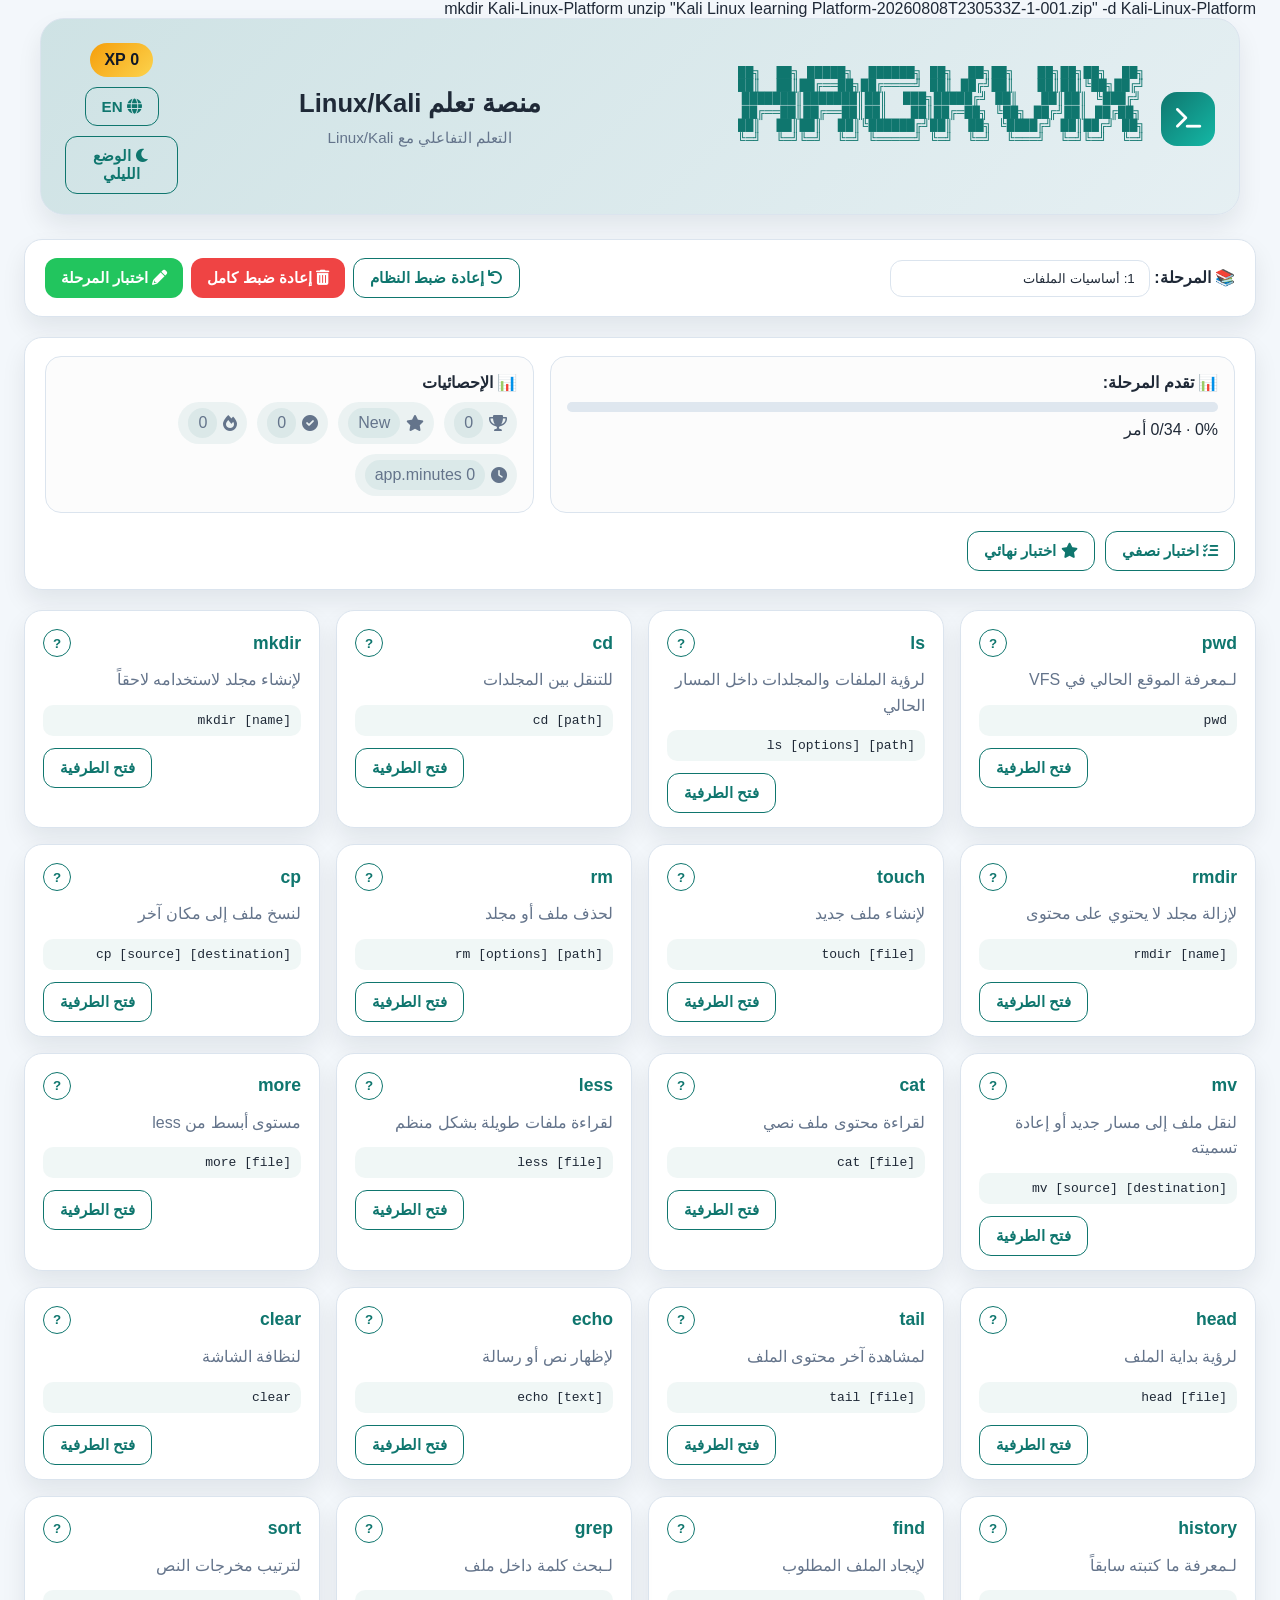
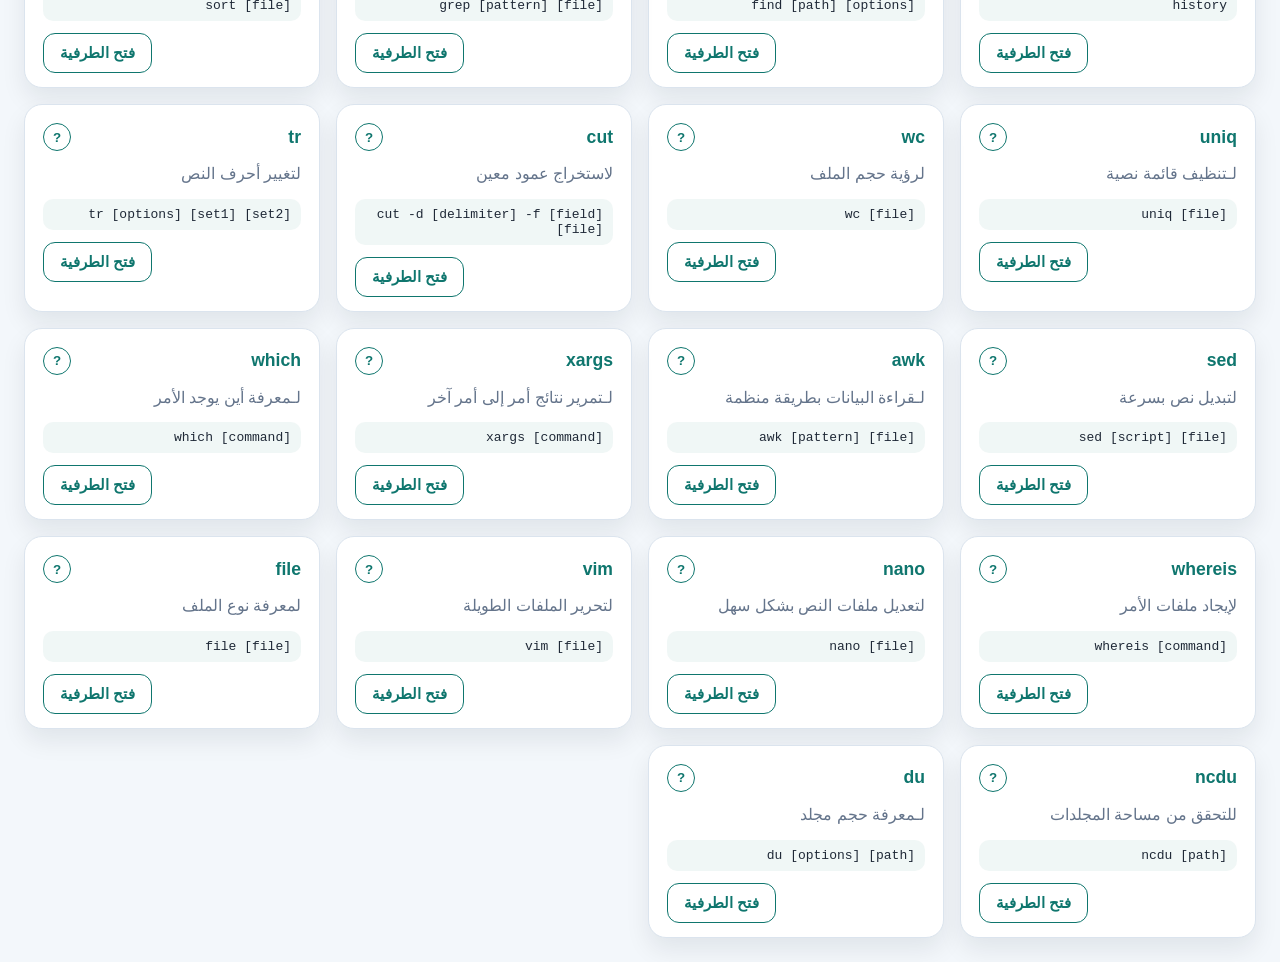
<file: Kali Linux Iearning Platform/index.html>
mkdir Kali-Linux-Platform
unzip "Kali Linux Iearning Platform-20260808T230533Z-1-001.zip" -d Kali-Linux-Platform<!DOCTYPE html>
<html lang="ar" dir="rtl">
  <head>
    <meta charset="UTF-8" />
    <meta name="viewport" content="width=device-width, initial-scale=1.0" />
    <title>منصة تعلم Linux/Kali التفاعلية</title>
    <link rel="stylesheet" href="https://cdnjs.cloudflare.com/ajax/libs/font-awesome/6.0.0-beta3/css/all.min.css" />
    <link rel="stylesheet" href="style.css" />
  </head>
  <body>
    <header class="site-header">
      <div class="container header-shell">

        <div class="brand">
          <div class="brand-icon" aria-hidden="true">
            <i class="fas fa-terminal"></i>
          </div>
          <div class="brand-content">
            <pre class="ascii-logo" aria-label="Linux Kali Learning">
          ██╗  ██╗ █████╗  ██████╗ ██╗  ██╗██╗   ██╗██╗██╗  ██╗
          ██║  ██║██╔══██╗██╔════╝ ██║ ██╔╝██║   ██║██║╚██╗██╔╝
          ███████║███████║██║  ███╗█████╔╝ ██║   ██║██║ ╚███╔╝
          ██╔══██║██╔══██║██║   ██║██╔═██╗ ╚██╗ ██╔╝██║ ██╔██╗
          ██║  ██║██║  ██║╚██████╔╝██║  ██╗ ╚████╔╝ ██║██╔╝ ██╗
          ╚═╝  ╚═╝╚═╝  ╚═╝ ╚═════╝ ╚═╝  ╚═╝  ╚═══╝  ╚═╝╚═╝  ╚═╝
            </pre>
          </div>
        <div class="brand-content">
          <h1 class="brand-title" data-i18n="app.headerTitle">
            منصة تعلم Linux/Kali
          </h1>

          <p class="brand-subtitle" data-i18n="app.headerSubtitle">
            التعلم التفاعلي مع Linux/Kali
          </p>
          </div>

        <div class="header-actions">
          <span class="xp-badge" id="totalXPDisplay">0 XP</span>
          <button id="langToggle" type="button" class="btn outline lang-toggle" data-i18n-title="app.toolTipToggleLanguage" title="تبديل اللغة">
            <i class="fas fa-globe"></i>
            <span id="langToggleLabel" data-i18n="language.switch">English</span>
          </button>
          <button id="modeToggle" type="button" class="btn outline" data-i18n-title="app.toolTipToggleTheme" title="تبديل الوضع الليلي">
            <i class="fas fa-moon"></i>
            <span data-i18n="app.nightMode">الوضع الليلي</span>
          </button>
        </div>
      </div>
    </header>

    <main class="container">
      <section class="module-panel">
        <div class="controls-row">
          <div class="control-item">
            <label for="moduleSelect"><strong data-i18n="app.phaseLabel">📚 المرحلة:</strong></label>
            <select id="moduleSelect"></select>
          </div>
          <div class="control-item buttons-row">
            <button id="resetVFSBtn" type="button" class="btn outline"><i class="fas fa-undo"></i> <span data-i18n="app.reset">إعادة ضبط النظام</span></button>
            <button id="resetFullBtn" type="button" class="btn danger"><i class="fas fa-trash-alt"></i> <span data-i18n="app.resetFull">إعادة ضبط كامل</span></button>
            <button id="startPhaseTestBtn" type="button" class="btn success"><i class="fas fa-pencil-alt"></i> <span data-i18n="app.startPhaseTest">اختبار المرحلة</span></button>
          </div>
        </div>
      </section>

      <section class="progress-section">
        <div class="progress-cards">
          <div class="stat-card">
            <div class="stat-title" data-i18n="app.phaseProgressLabel">📊 تقدم المرحلة:</div>
            <div class="progress-bar"><div class="progress-fill" id="phaseProgressFill"></div></div>
            <div class="stat-value"><span id="phaseProgressPercent">0%</span> · <span id="phaseMastered">0</span>/<span id="phaseTotal">0</span> <span data-i18n="app.phaseStatsSuffix"> أمر</span></div>
          </div>
          <div class="stat-card">
            <div class="stat-title" data-i18n="app.stats">📊 الإحصائيات</div>
            <div class="stat-list">
              <span><i class="fas fa-trophy"></i> <span id="totalAchievements">0</span></span>
              <span><i class="fas fa-star"></i> <span id="userLevel">جديد</span></span>
              <span><i class="fas fa-check-circle"></i> <span id="completedTests">0</span></span>
              <span><i class="fas fa-fire"></i> <span id="bestStreak">0</span></span>
              <span><i class="fas fa-clock"></i> <span id="totalTrainingTime">0 د</span></span>
            </div>
          </div>
        </div>
        <div class="test-buttons">
          <button id="midtermTestBtn" type="button" class="btn outline"><i class="fas fa-tasks"></i> <span data-i18n="app.midtermTest">اختبار نصفي</span></button>
          <button id="finalTestBtn" type="button" class="btn outline"><i class="fas fa-star"></i> <span data-i18n="app.finalTest">اختبار نهائي</span></button>
        </div>
      </section>

      <main class="commands-grid" id="commandsGrid"></main>
    </main>

    <div id="testModal" class="modal">
      <div class="modal-content">
        <span class="close-modal" id="closeTestModal">&times;</span>
        <h2 id="testTitle" data-i18n="app.phaseTestTitle">اختبار المرحلة</h2>
        <div id="testContent"></div>
        <div class="modal-actions">
          <button id="submitTestBtn" type="button" class="btn success"><span data-i18n="app.submitTest">إرسال الإجابات</span></button>
          <button id="closeTestBtn" type="button" class="btn outline"><span data-i18n="app.closeTest">إغلاق</span></button>
        </div>
        <div id="testResult" class="test-result-box"></div>
      </div>
    </div>

    <div id="terminalModal" class="modal">
      <div class="modal-content">
        <span class="close-modal" id="closeTerminalModal">&times;</span>
        <h3 id="missionTitle">🎯 مهمة تدريبية</h3>
        <p id="missionDesc"></p>
        <p id="missionUsage" class="mission-usage"></p>
        <p id="missionHint" class="mission-hint"></p>
        <div class="terminal-window" id="terminalOutput"></div>
        <div class="terminal-input-line">
          <span class="prompt" id="terminalPrompt">kali@kali:~$</span>
          <input type="text" id="terminalInput" autocomplete="off" data-i18n-placeholder="app.placeholder" placeholder="اكتب الأمر..." />
        </div>
        <div class="modal-actions">
          <button id="submitCommandBtn" type="button" class="btn"><span data-i18n="app.execute">تنفيذ</span></button>
          <button id="showHintBtn" type="button" class="btn outline">💡 <span data-i18n="app.hint">تلميح</span></button>
        </div>
      </div>
    </div>

    <div id="helpModal" class="modal help-modal">
      <div class="modal-content">
        <span class="close-modal" id="closeHelpModal">&times;</span>
        <h3 id="helpTitle" data-i18n="app.helpTitle">📖 دليل الأمر</h3>
        <div id="helpContent" class="man-page"></div>
        <button id="closeHelpBtn" type="button" class="btn outline" style="margin-top:10px;"><span data-i18n="app.close">إغلاق</span></button>
      </div>
    </div>

    <div id="statsModal" class="modal">
      <div class="modal-content">
        <span class="close-modal" id="closeStatsModal">&times;</span>
        <h2 data-i18n="app.statsTitle">📊 لوحة الإحصائيات</h2>
        <div id="statsDetailed"></div>
        <button id="closeStatsBtn" type="button" class="btn outline" style="margin-top:10px;"><span data-i18n="app.close">إغلاق</span></button>
      </div>
    </div>

    <div id="toastContainer"></div>

    <script type="module" src="./src/main.js"></script>
  </body>
</html>
</file>
<file: Kali Linux Iearning Platform/style.css>
:root {
  --bg: #f3f7fb;
  --card-bg: #ffffff;
  --text: #1f2937;
  --muted: #64748b;
  --primary: #0f766e;
  --primary-2: #14b8a6;
  --danger: #ef4444;
  --success: #22c55e;
  --warning: #f59e0b;
  --border: #dbe4ee;
  --shadow: 0 12px 24px rgba(15, 23, 42, 0.08);
  --terminal-bg: #0f172a;
  --terminal-text: #d1fae5;
}

body.dark-mode {
  --bg: #0f172a;
  --card-bg: #111827;
  --text: #e5eefc;
  --muted: #93a5bf;
  --primary: #2dd4bf;
  --primary-2: #5eead4;
  --danger: #f87171;
  --success: #4ade80;
  --warning: #fbbf24;
  --border: #1f2937;
  --shadow: 0 12px 24px rgba(0, 0, 0, 0.28);
  --terminal-bg: #020817;
  --terminal-text: #d1fae5;
}

* {
  box-sizing: border-box;
}

html,
body {
  margin: 0;
  font-family: 'Segoe UI', Tahoma, Geneva, Verdana, sans-serif;
  background: var(--bg);
  color: var(--text);
  text-align: start;
}

body {
  min-height: 100vh;
  padding: 0 24px 24px;
  direction: inherit;
}

.container {
  max-width: 1280px;
  margin: 0 auto;
  width: 100%;
}

.site-header,
.module-panel,
.progress-section,
.command-card,
.modal-content {
  background: var(--card-bg);
  border: 1px solid var(--border);
  border-radius: 18px;
  box-shadow: var(--shadow);
}

.site-header {
  padding: 24px 0 20px;
  margin: 0 auto 24px;
  max-width: 1280px;
  width: calc(100% - 32px);
  background: linear-gradient(135deg, rgba(15,118,110,0.16), rgba(15,118,110,0.06));
  border: 1px solid var(--border);
  border-radius: 24px;
  box-shadow: var(--shadow);
}

/* ===== Header: centered professional layout ===== */
.header-shell {
  display: flex;
  flex-direction: column;
  align-items: center;
  justify-content: center;
  gap: 18px;
  padding-inline: 24px;
  text-align: center;
}

.brand {
  display: flex;
  align-items: center;
  justify-content: center;
  gap: 16px;
  min-inline-size: 0;
  width: 100%;
  text-align: center;
}

.brand-content {
  width: 100%;
  min-inline-size: 1;
  display: flex;
  flex-direction: column;
  align-items: center;
  justify-content: center;
  text-align: center;
}

.brand-icon {
  display: inline-flex;
  align-items: center;
  justify-content: center;
  width: 54px;
  height: 54px;
  border-radius: 16px;
  background: linear-gradient(135deg, var(--primary), var(--primary-2));
  color: white;
  font-size: 1.4rem;
  flex-shrink: 0;
}

.ascii-logo {
  display: block;
  width: 100%;
  margin: 0 auto 12px;
  padding: 0;
  text-align: center;
  font-family: "Courier New", Consolas, monospace;
  font-size: clamp(0.55rem, 1vw, 0.9rem);
  font-weight: 700;
  line-height: 1.05;
  color: var(--primary);
  white-space: pre;
  overflow-x: auto;
  direction: ltr;
}

.brand-title {
  margin: 0;
  font-size: clamp(1.2rem, 2vw, 1.8rem);
  font-weight: 800;
  color: var(--text);
  text-align: center;
  line-height: 1.3;
}

.brand-subtitle {
  margin: 6px 0 0;
  color: var(--muted);
  font-size: 0.95rem;
  text-align: center;
  line-height: 1.5;
}

.header-actions {
  display: flex;
  align-items: center;
  justify-content: center;
  gap: 10px;
  flex-wrap: wrap;
}

.xp-badge {
  padding: 8px 14px;
  border-radius: 999px;
  background: linear-gradient(135deg, var(--warning), #fcd34d);
  color: #111827;
  font-weight: 700;
}

.btn {
  border: none;
  border-radius: 12px;
  padding: 10px 16px;
  font-size: 0.95rem;
  font-weight: 700;
  background: var(--primary);
  color: white;
  cursor: pointer;
  transition: transform 0.15s ease;
}

.btn:hover {
  transform: translateY(-1px);
}

.btn.outline {
  background: transparent;
  border: 1px solid var(--primary);
  color: var(--primary);
}

.btn.success {
  background: var(--success);
}

.btn.danger {
  background: var(--danger);
}

.control-item label {
  font-size: 1rem;
}

.module-panel {
  padding: 18px 20px;
  margin-bottom: 20px;
}

.controls-row {
  display: flex;
  align-items: center;
  justify-content: space-between;
  gap: 16px;
  flex-wrap: wrap;
}

.buttons-row {
  display: flex;
  gap: 8px;
  flex-wrap: wrap;
}

select {
  appearance: none;
  min-width: 260px;
  padding: 10px 14px;
  border-radius: 12px;
  border: 1px solid var(--border);
  background: var(--card-bg);
  color: var(--text);
}

.progress-section {
  padding: 18px 20px;
  margin-bottom: 20px;
}

.progress-cards {
  display: grid;
  grid-template-columns: 1.4fr 1fr;
  gap: 16px;
}

.stat-card {
  padding: 16px;
  border-radius: 16px;
  background: rgba(0,0,0,0.01);
  border: 1px solid var(--border);
}

.stat-title {
  font-weight: 700;
  margin-bottom: 10px;
}

.progress-bar {
  width: 100%;
  height: 10px;
  border-radius: 999px;
  background: #dfe7ef;
  overflow: hidden;
  margin-bottom: 8px;
}

.progress-fill {
  width: 0%;
  height: 100%;
  background: linear-gradient(90deg, var(--primary), var(--primary-2));
}

.stat-list {
  display: flex;
  flex-wrap: wrap;
  gap: 10px;
  color: var(--muted);
}

.stat-list span {
  display: inline-flex;
  align-items: center;
  gap: 6px;
  padding: 6px 10px;
  background: rgba(15,118,110,0.07);
  border-radius: 999px;
}

.test-buttons {
  display: flex;
  flex-wrap: wrap;
  gap: 10px;
  margin-top: 18px;
}

.commands-grid {
  display: grid;
  grid-template-columns: repeat(auto-fill, minmax(260px, 1fr));
  gap: 16px;
  margin-top: 8px;
}

.command-card {
  padding: 18px 18px 14px;
}

.command-card-header {
  display: flex;
  justify-content: space-between;
  align-items: center;
  margin-bottom: 10px;
}

.command-name {
  font-weight: 800;
  font-size: 1.1rem;
  color: var(--primary);
}

.mini-btn {
  width: 28px;
  height: 28px;
  border-radius: 50%;
  border: 1px solid var(--primary);
  background: transparent;
  color: var(--primary);
  font-weight: 800;
  cursor: pointer;
}

.usage-text {
  color: var(--muted);
  line-height: 1.6;
  margin-bottom: 12px;
}

.command-meta {
  color: var(--text);
  background: rgba(15,118,110,0.06);
  border-radius: 10px;
  padding: 8px 10px;
  font-family: monospace;
  margin-bottom: 12px;
  word-break: break-word;
}

.command-actions {
  display: flex;
  justify-content: flex-end;
}

.modal {
  position: fixed;
  inset: 0;
  background: rgba(15, 23, 42, 0.72);
  display: none;
  align-items: center;
  justify-content: center;
  z-index: 50;
}

.modal-content {
  width: min(900px, 90vw);
  max-height: 90vh;
  overflow: auto;
  padding: 24px;
  position: relative;
}

.close-modal {
  position: absolute;
  inset-inline-start: 18px;
  inset-block-start: 14px;
  font-size: 2rem;
  cursor: pointer;
  color: var(--muted);
}

.modal-actions {
  display: flex;
  gap: 10px;
  flex-wrap: wrap;
  margin-top: 18px;
}

.terminal-window {
  background: var(--terminal-bg);
  color: var(--terminal-text);
  padding: 16px;
  border-radius: 14px;
  margin-top: 16px;
  min-height: 180px;
  max-height: 240px;
  overflow: auto;
  white-space: pre-wrap;
  font-family: 'Consolas', 'Courier New', monospace;
}

.terminal-input-line {
  display: flex;
  align-items: center;
  gap: 10px;
  background: var(--terminal-bg);
  color: var(--terminal-text);
  padding: 10px 14px;
  border-radius: 12px;
  margin-top: 12px;
}

.prompt {
  font-weight: 700;
  color: #73e0b7;
}

#terminalInput {
  flex: 1;
  background: transparent;
  border: none;
  color: var(--terminal-text);
  font-size: 1rem;
  outline: none;
}

#helpContent {
  margin-top: 14px;
  padding: 14px;
  border-radius: 12px;
  background: rgba(15,118,110,0.04);
}

.test-question {
  border: 1px solid var(--border);
  background: rgba(15,118,110,0.03);
  border-radius: 12px;
  padding: 16px;
  margin-top: 18px;
}

.test-options {
  display: grid;
  gap: 8px;
  margin-top: 10px;
}

.test-options label {
  display: flex;
  align-items: center;
  gap: 8px;
  cursor: pointer;
}

.answer-input {
  width: 100%;
  margin-top: 8px;
  padding: 10px 12px;
  border-radius: 10px;
  border: 1px solid var(--border);
  background: var(--card-bg);
  color: var(--text);
}

.test-result-box {
  margin-top: 18px;
  padding: 12px 16px;
  border-radius: 12px;
  display: none;
}

.test-result.pass {
  display: block;
  background: rgba(34,197,94,0.12);
  color: var(--success);
}

.test-result.fail {
  display: block;
  background: rgba(239,68,68,0.12);
  color: var(--danger);
}

.toast {
  position: fixed;
  inset-block-end: 20px;
  inset-inline-start: 20px;
  padding: 10px 14px;
  background: var(--card-bg);
  border-radius: 12px;
  box-shadow: var(--shadow);
  border: 1px solid var(--border);
  z-index: 100;
}

.toast.success {
  border-color: var(--success);
}

.toast.error {
  border-color: var(--danger);
}

@media (max-width: 760px) {
  body {
    padding-inline: 12px;
  }

  .site-header {
    width: calc(100% - 16px);
    padding: 18px 10px;
  }

  .header-shell {
    flex-direction: column;
    align-items: center;
    justify-content: center;
    gap: 14px;
    padding-inline: 8px;
  }

  .brand {
    width: 100%;
    flex-direction: column;
    align-items: center;
    justify-content: center;
  }

  .brand-content {
    width: 100%;
    align-items: center;
    text-align: center;
  }

  .ascii-logo {
    width: 100%;
    max-width: 100%;
    font-size: 7px;
    line-height: 1;
    overflow-x: auto;
  }

  .brand-title {
    font-size: 1.2rem;
  }

  .brand-subtitle {
    font-size: 0.85rem;
  }

  .header-actions {
    width: 100%;
    justify-content: center;
  }

  .progress-cards {
    grid-template-columns: 1fr;
  }

  .controls-row {
    align-items: flex-start;
  }
}
</file>
